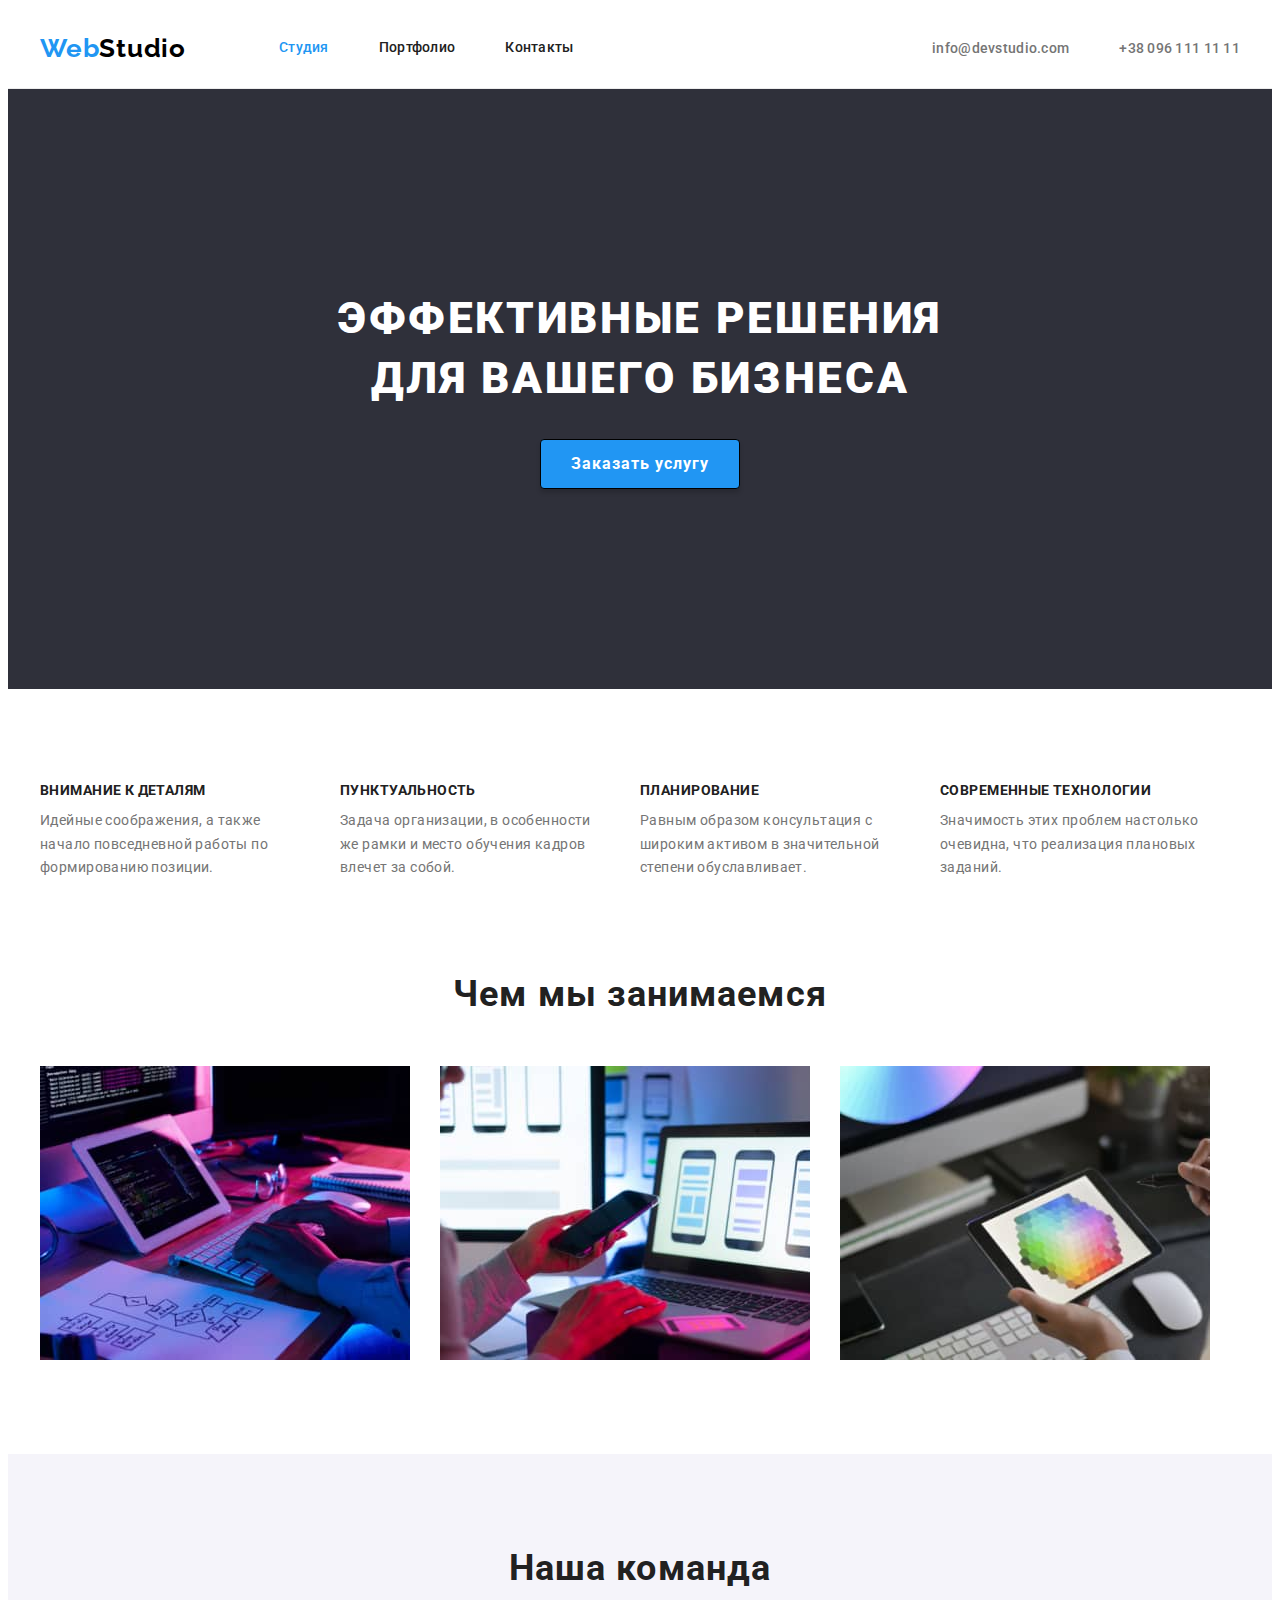
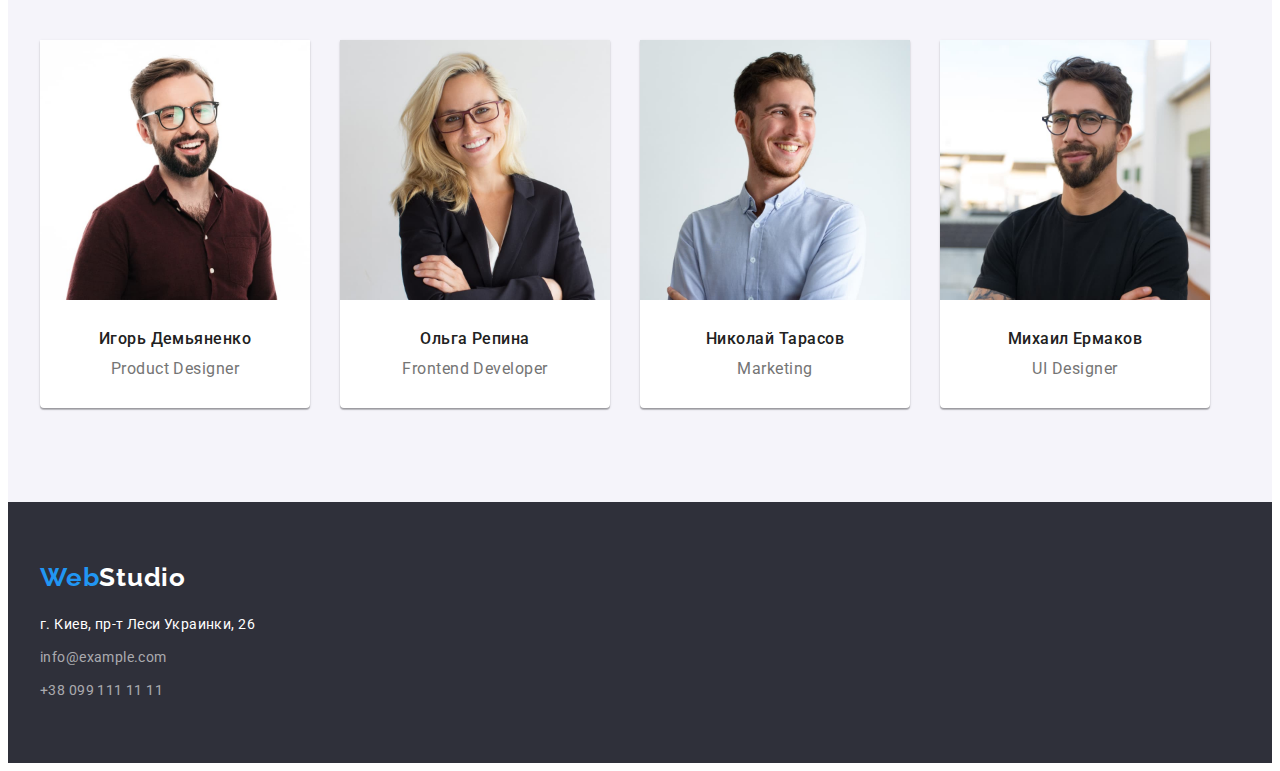
<file: index.html>
<!DOCTYPE html>
<html lang="ru">
<head>
    <meta charset="UTF-8">
    <meta http-equiv="X-UA-Compatible" content="IE=edge">
    <meta name="viewport" content="width=device-width, initial-scale=1.0">
    <title>Web Studio (Version 2.1)</title>
    <link rel="preconnect" href="https://fonts.googleapis.com">
    <link rel="preconnect" href="https://fonts.gstatic.com" crossorigin>
    <link href="https://fonts.googleapis.com/css2?family=Raleway:wght@700&family=Roboto:wght@400;500;700;900&display=swap"
          rel="stylesheet">
    <link rel="stylesheet" href="https://cdnjs.cloudflare.com/ajax/libs/modern-normalize/1.1.0/modern-normalize.min.css"
        integrity="sha512-wpPYUAdjBVSE4KJnH1VR1HeZfpl1ub8YT/NKx4PuQ5NmX2tKuGu6U/JRp5y+Y8XG2tV+wKQpNHVUX03MfMFn9Q=="
        crossorigin="anonymous" referrerpolicy="no-referrer" />
    <link rel="stylesheet" href="./css/styles.css">
</head>
<body>
   <!-- Header -->
    <header class="header">
        <div class="header-container">
            <a class="logo" href="./index.html"><span class="logo-accent">Web</span>Studio</a>
            <nav class="navigation">
                <ul class="navigation-list">
                    <li class="navigation-item"><a class="navigation-link current" href="./index.html ">Студия</a></li>
                    <li class="navigation-item"><a class="navigation-link" href="./portfolio.html">Портфолио</a></li>
                    <li class="navigation-item"><a class="navigation-link" href="./index.html">Контакты</a></li>
                </ul>
            </nav>
            <ul class="contact">
                <li class="contact-item"><a class="contact-link" href="mailto:info@devstudio.com">info@devstudio.com</a></li>
                <li class="contact-item"><a class="contact-link" href="tel:+380961111111">+38 096 111 11 11</a></li>
            </ul>
        </div>
      </header>
    <main>
        <!-- Hero -->
        <section class="hero">
            <div class="hero-container">
                <h1 class="hero-title">Эффективные решения для  вашего бизнеса</h1>
                <button class="hero-btn" type="button">Заказать услугу</button>
            </div>

        </section>
        <!-- Benefits -->
        <section class="benefits">
            <div class="benefits-conteiner">
                <h2 class="benefits-title visually-hidden">Наши преимушества</h2>
                <ul class="benefits-list">
                    <li class="benefits-item">
                        <h3 class="benefits-subtitle">Внимание к деталям</h3>
                        <p class="benefits-text">Идейные соображения, а также начало повседневной работы по формированию позиции.</p>
                    </li>
                    <li class="benefits-item">
                        <h3 class="benefits-subtitle">Пунктуальность</h3>
                        <p class="benefits-text">Задача организации, в особенности же рамки и место обучения кадров влечет за собой.</p>
                    </li>
                    <li class="benefits-item">
                        <h3 class="benefits-subtitle">Планирование</h3>
                        <p class="benefits-text">Равным образом консультация с широким активом в значительной степени обуславливает.</p>
                    </li>
                    <li class="benefits-item">
                        <h3 class="benefits-subtitle">Современные технологии</h3>
                        <p class="benefits-text">Значимость этих проблем настолько очевидна, что реализация плановых заданий.</p>
                    </li>
                </ul>
            </div>
        </section>
        <!-- What we do -->
        <section class="works">
            <div class="work-contanier">
                <h2 class="works-title">Чем мы занимаемся</h2>
                <ul class="works-list">
                    <li class="works-item"><img src="./images/section-work-img-1.jpg" alt="Програмирование" width="370" height="294">
                    </li>
                    <li class="works-item"><img src="./images/section-work-img-2.jpg" alt="Разработка мобильных преложений" width="370"
                            height="294"></li>
                    <li class="works-item"><img src="./images/section-work-img-3.jpg" alt="Веб-дизайн" width="370" height="294"></li>
                </ul>
            </div>
        </section>
        <!-- Our team -->
        <section class="team">
            <div class="team-container">
                <h2 class="team-title">Наша команда</h2>
                <ul class="team-list">
                    <li class="team-item">
                        <img src="./images/section-team-img-1.jpg" alt="Фотография Игоря Демьяненко" width="270" height="260">
                            <div class="team-content">
                                <h3 class="team-subtitle">Игорь Демьяненко</h3>
                                <p class="team-text">Product Designer</p>
                            </div>
                    </li>
                    <li class="team-item">
                        <img src="./images/section-team-img-2.jpg" alt="Фотография Ольги Репиной" width="270" height="260">
                            <div class="team-content">
                                <h3 class="team-subtitle">Ольга Репина</h3>
                                <p class="team-text">Frontend Developer</p>
                            </div>
                    </li>
                    <li class="team-item">
                        <img src="./images/section-team-img-3.jpg" alt="Фотография Николая Тарасова" width="270" height="260">
                            <div class="team-content">
                                <h3 class="team-subtitle">Николай Тарасов</h3>
                                <p class="team-text">Marketing</p>
                        </div>
                    </li>
                    <li class="team-item">
                        <img src="./images/section-team-img-4.jpg" alt="Фотография Михаила Ермакова" width="270" height="260">
                            <div class="team-content">
                                <h3 class="team-subtitle">Михаил Ермаков</h3>
                                <p class="team-text">UI Designer</p>
                            </div>
                    </li>
                </ul>
            </div>
        </section>
    </main>
    <!-- Footer -->
    <footer class="footer">
        <div class="footer-container">
            <a class="logo" href="./index.html"><span class="logo-accent">Web</span>Studio</a>
            <address class="address">
                <ul class="address-list">
                    <li class="address-item"><a class="address-link map" href="https://goo.gl/maps/YhkQZhRq1PfooUT18">г. Киев, пр-т
                            Леси Украинки, 26</a> </li>
                    <li class="address-item"><a class="address-link" href="mailto:info@example.com">info@example.com</a></li>
                    <li class="address-item"><a class="address-link" href="tel:+380991111111">+38 099 111 11 11</a></li>
                </ul>
            </address>
        </div>
    </footer> 
</body>
</html>
</file>
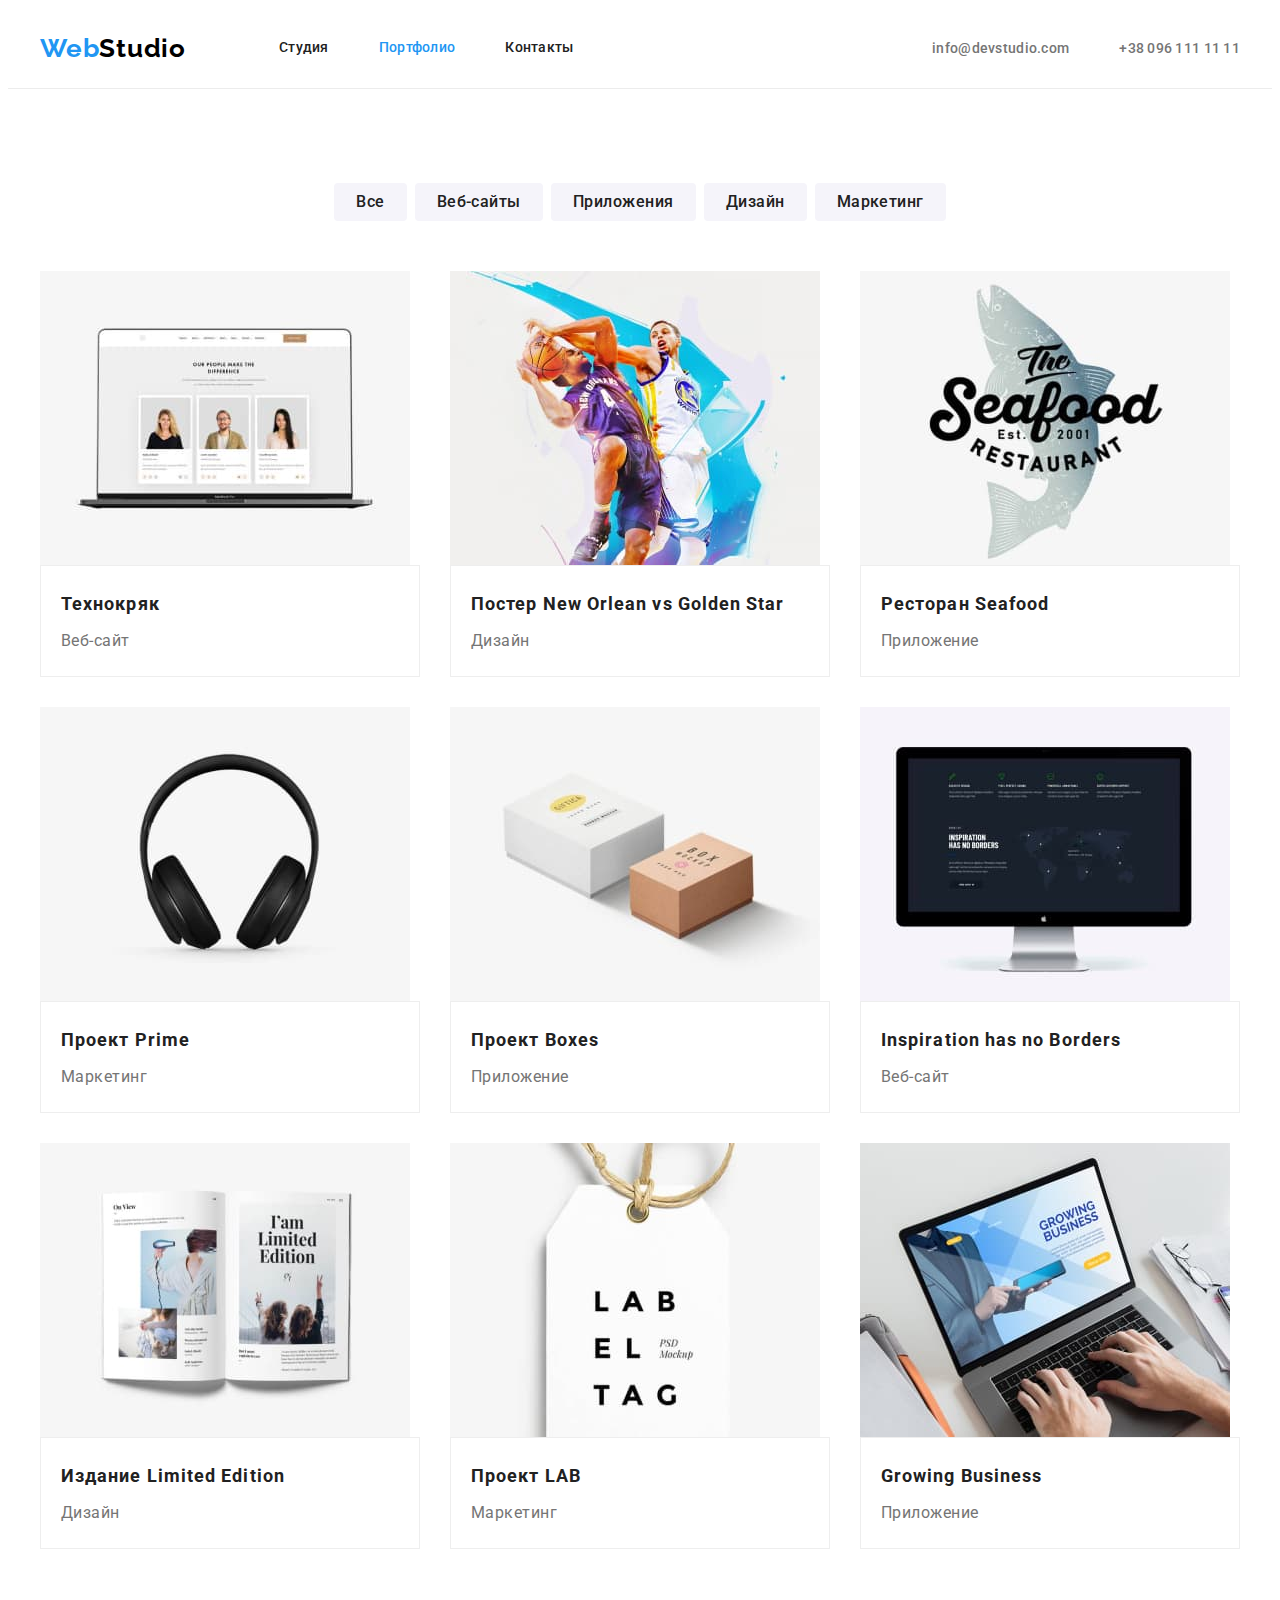
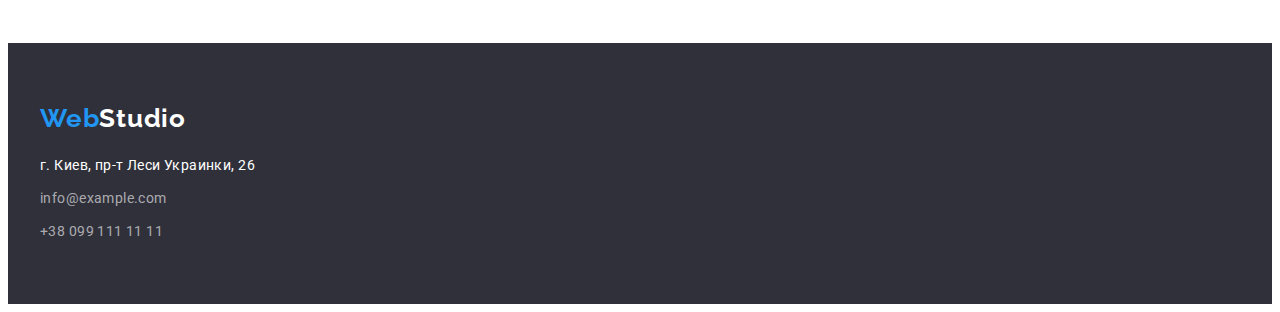
<file: portfolio.html>
<!DOCTYPE html>
<html lang="ru">
<head>
    <meta charset="UTF-8">
    <meta http-equiv="X-UA-Compatible" content="IE=edge">
    <meta name="viewport" content="width=device-width, initial-scale=1.0">
    <title>Web Studio (Version 2.1)</title>
    <link rel="preconnect" href="https://fonts.googleapis.com">
    <link rel="preconnect" href="https://fonts.gstatic.com" crossorigin>
    <link href="https://fonts.googleapis.com/css2?family=Raleway:wght@700&family=Roboto:wght@400;500;700;900&display=swap"
    rel="stylesheet">
    <link rel="stylesheet" href="https://cdnjs.cloudflare.com/ajax/libs/modern-normalize/1.1.0/modern-normalize.min.css"
        integrity="sha512-wpPYUAdjBVSE4KJnH1VR1HeZfpl1ub8YT/NKx4PuQ5NmX2tKuGu6U/JRp5y+Y8XG2tV+wKQpNHVUX03MfMFn9Q=="
        crossorigin="anonymous" referrerpolicy="no-referrer" />
    <link rel="stylesheet" href="./css/styles.css">
</head>

<body>
    <!-- Header -->
<header class="header">
    <div class="header-container">
        <a class="logo" href="./index.html"><span class="logo-accent">Web</span>Studio</a>
        <nav class="navigation">
            <ul class="navigation-list">
                <li class="navigation-item"><a class="navigation-link" href="./index.html ">Студия</a></li>
                <li class="navigation-item"><a class="navigation-link current" href="./portfolio.html">Портфолио</a></li>
                <li class="navigation-item"><a class="navigation-link" href="./index.html">Контакты</a></li>
            </ul>
        </nav>
        <ul class="contact">
            <li class="contact-item"><a class="contact-link" href="mailto:info@devstudio.com">info@devstudio.com</a>
            </li>
            <li class="contact-item"><a class="contact-link" href="tel:+380961111111">+38 096 111 11 11</a></li>
        </ul>
    </div>
</header>
    <main>
        <!-- Portfolio -->
        <section class="portfolio">
            <div class="portfolio-container">
                <!-- Filter -->
                <ul class="portfolio-list">
                    <li class="portfolio-item"><button class="portfolio-btn" type="button">Все</button></li>
                    <li class="portfolio-item"><button class="portfolio-btn" type="button">Веб-сайты</button></li>
                    <li class="portfolio-item"><button class="portfolio-btn" type="button">Приложения</button></li>
                    <li class="portfolio-item"><button class="portfolio-btn" type="button">Дизайн</button></li>
                    <li class="portfolio-item"><button class="portfolio-btn" type="button">Маркетинг</button></li>
                </ul>
            </div>
            <!-- Examples -->
            <div class="examples-container">
                <ul class="examples-list">
                    <li class="examples-item">
                        <a class="examples-link" href="">
                            <img src="./images/portfolio-img-1.jpg" alt="Веб-сайт Технокряк" width="370" height="294">
                            <div class="examples-text-content">
                                <h2 class="examples-title">Технокряк</h2>
                                <p class="examples-text">Веб-сайт</p>
                            </div>
                        </a>
                    </li>
                    <li class="examples-item">
                        <a class="examples-link" href="">
                            <img src="./images/portfolio-img-2.jpg" alt="Постер Нью Орлеан и Голден Стар" width="370" height="294">
                            <div class="examples-text-content">
                                <h2 class="examples-title">Постер New Orlean vs Golden Star</h2>
                                <p class="examples-text">Дизайн</p>
                            </div>
                        </a>
                    </li>
                    <li class="examples-item">
                        <a class="examples-link" href="">
                            <img src="./images/portfolio-img-3.jpg" alt="Ресторан Сифуд" width="370" height="294">
                            <div class="examples-text-content">
                                <h2 class="examples-title">Ресторан Seafood</h2>
                                <p class="examples-text">Приложение</p>
                            </div>
                        </a>
                    </li>
                    <li class="examples-item">
                        <a class="examples-link" href="">
                            <img src="./images/portfolio-img-4.jpg" alt="Проект Прайм" width="370" height="294">
                            <div class="examples-text-content">
                                <h2 class="examples-title">Проект Prime</h2>
                                <p class="examples-text">Маркетинг</p>
                            </div>
                        </a>
                    </li>
                    <li class="examples-item">
                        <a class="examples-link" href="">
                            <img src="./images/portfolio-img-5.jpg" alt="Проект Боксис" width="370" height="294">
                            <div class="examples-text-content">
                                <h2 class="examples-title">Проект Boxes</h2>
                                <p class="examples-text">Приложение</p>
                            </div>
                        </a>
                    </li>
                    <li class="examples-item">
                        <a class="examples-link" href="">
                            <img src="./images/portfolio-img-6.jpg" alt="Инспирейшен хэз но бордерс" width="370" height="294">
                            <div class="examples-text-content">
                                <h2 class="examples-title">Inspiration has no Borders</h2>
                                <p class="examples-text">Веб-сайт</p>
                            </div>
                        </a>
                    </li>
                    <li class="examples-item">
                        <a class="examples-link" href="">
                            <img src="./images/portfolio-img-7.jpg" alt="Издание Лимитед Идишн" width="370" height="294">
                            <div class="examples-text-content">
                                <h2 class="examples-title">Издание Limited Edition</h2>
                                <p class="examples-text">Дизайн</p>
                            </div>
                        </a>
                    </li>
                    <li class="examples-item">
                        <a class="examples-link" href="">
                            <img src="./images/portfolio-img-8.jpg" alt="Проект ЛАБ" width="370" height="294">
                            <div class="examples-text-content">
                                <h2 class="examples-title">Проект LAB</h2>
                                <p class="examples-text">Маркетинг</p>
                            </div>
                        </a>
                    </li>
                    <li class="examples-item">
                        <a class="examples-link" href="">
                            <img src="./images/portfolio-img-9.jpg" alt="Гроувинг Бизнес" width="370" height="294">
                            <div class="examples-text-content">
                                <h2 class="examples-title">Growing Business</h2>
                                <p class="examples-text">Приложение</p>
                            </div>
                        </a>
                    </li>
                </ul>
            </div>
        </section>
    </main>
    <!-- Footer -->
<footer class="footer">
    <div class="footer-container">
        <a class="logo" href="./index.html"><span class="logo-accent">Web</span>Studio</a>
        <address class="address">
            <ul class="address-list">
                <li class="address-item"><a class="address-link map" href="https://goo.gl/maps/YhkQZhRq1PfooUT18">г.
                        Киев, пр-т
                        Леси Украинки, 26</a> </li>
                <li class="address-item"><a class="address-link" href="mailto:info@example.com">info@example.com</a>
                </li>
                <li class="address-item"><a class="address-link" href="tel:+380991111111">+38 099 111 11 11</a></li>
            </ul>
        </address>
    </div>
</footer>
</body>
</html>
</file>
<file: css/styles.css>
/* General styles */
:root {
    --main-text-color: #757575;
    --title-text-color: #212121;
    --white-text-color: #FFFFFF;
    --accent-color: #2196F3;
    --background-gray: #F5F4FA;
    --backgroun-white: #FFFFFF;
    --background-accent: #2F303A;
}

body {
    font-family: 'Roboto', sans-serif;
    color: var(--main-text-color);
    background-color: var(--background-white);
}
img {
    display: block; 
    max-width: 100%; 
    height: auto;
}
.header {
    border-bottom: 1px solid #ECECEC;
}
.header-container {
    display: flex;
    align-items: center;
    width: 1200px;
    margin-left: auto;
    margin-right: auto;
    padding-left: 15px;
    padding-right: 15px;
    }

/* Header */
.logo{
    margin-right: 93px;

    font-family: 'Raleway';
    font-weight: 700;
    font-size: 26px;
    line-height: 1.19;
    letter-spacing: 0.03em;
    color: #000000;
    text-decoration: none;
}

.logo-accent {
    color: var(--accent-color);
    }
.navigation {
    display: flex;
}
.navigation-list {
    display: flex;
    list-style: none;
    margin-top: 0;
    margin-bottom: 0;
    padding-left: 0;
}
.navigation-item {
    margin-right: 50px;
    }   
.navigation-item:last-child {
    margin-right: 0;
}
.navigation-link {
    display: block;
    text-decoration: none;
    font-weight: 500;
    font-size: 14px;
    line-height: 1.14; 
    letter-spacing: 0.02em;
    color: var(--title-text-color);
    padding-top: 32px;
    padding-bottom: 32px;
}
.navigation-link:hover,
.navigation-link:focus
.navigation-link:active{
    color: var(--accent-color);
}
.navigation-link.current{
    color: var(--accent-color);
}
.navigation-container{
    display: flex;
}
.contact{
    list-style: none;
    display: flex;
    margin-top: 0;
    margin-bottom: 0;
    margin-left: auto;
    padding-left: 0;
}
.contact-item + .contact-item {
    margin-left: 50px;
}
.contact-link{
    padding-top: 32px;
    padding-bottom: 32px;
    text-decoration: none;
    font-weight: 500;
    font-size: 14px;
    line-height: 1.14;
    letter-spacing: 0.02em;
    color: var(--main-text-color);
}

.contact-link:hover,
.contact-link:focus,
.contact-link:active{
    color: var(--accent-color);
}
/* Hero */
.hero{
    background-color:var(--background-accent);
    text-align: center;
}
.hero-container {
    width: 1200px;
    padding-top: 200px;
    padding-left: 15px;
    padding-right: 15px;
    padding-bottom: 200px;
    margin-left: auto;
    margin-right: auto;
}
.hero-title{
    margin-top: 0;
    margin-bottom: 30px;
    margin-left: auto;
    margin-right: auto;
    font-weight: 900;
    width: 696px;
    font-size: 44px;
    line-height: 1.36;
    text-align: center;
    letter-spacing: 0.06em;
    text-transform: uppercase;
    color: var(--white-text-color)
}
.hero-btn{
    width: 200px;
    height: 50px;
    font-family: 'Roboto';
    font-weight: 700;
    font-size: 16px;
    line-height: 1.88;
    align-items: center;
    text-align: center;
    letter-spacing: 0.06em;
    border: 1px solid #000000;
    box-sizing: border-box;
    box-shadow: 0px 4px 4px rgba(0, 0, 0, 0.15);
    border-radius: 4px;
    color: var(--white-text-color);
    background-color:var(--accent-color);
    cursor: pointer;
    }
.hero-btn:hover,
.hero-btn:focus{
    background-color: #188CE8;
    border: 1px solid #000000;
    box-sizing: border-box;
    box-shadow: 0px 4px 4px rgba(0, 0, 0, 0.15);
    border-radius: 4px;
}
/* Benefits */
.benefits {
    padding-bottom: 94px;
    padding-top: 94px;
}
.benefits-conteiner{
    width: 1200px;
    padding-left: 15px;
    padding-right: 15px;
    margin-left: auto;
    margin-right: auto;
}

.benefits-title.visually-hidden {
    position: absolute;
    width: 1px;
    height: 1px;
    margin: -1px;
    border: 0;
    padding: 0;
    white-space: nowrap;
    clip-path: inset(100%);
    clip: rect(0 0 0 0);
    overflow: hidden;
}
.benefits-list{
    margin-top: 0;
    margin-bottom: 0;
    padding-left: 0;
    display: flex;
    list-style: none;
}
.benefits-item {
    display: block;
    margin-right: 30px;
    width: 270px;
    }
.benefits-item:last-child{
    margin-right: 0;
}
.benefits-subtitle{
    margin-bottom: 10px;
    margin-top: 0;
    margin-left: 0;
    margin-right: 0;
    font-family: 'Roboto';
    font-weight: 700;
    font-size: 14px;
    line-height: 1.14;
    letter-spacing: 0.03em;
    text-transform: uppercase;
    color: var(--title-text-color);
}
.benefits-text{
    margin-top: 0;
    margin-bottom: 0;
    /* margin-right: 30px; */
    margin-left: 0;
    font-weight: 400;
    font-size: 14px;
    line-height: 1.71;    
    letter-spacing: 0.03em;
}
/* What we do */
.works {
    
    padding-bottom: 94px;
}
.work-contanier{
    width: 1200px;
    padding-left: 15px;
    padding-right: 15px;
    margin-left: auto;
    margin-right: auto;
}
.works-title{
    margin-top: 0;
    margin-bottom: 50px;
    margin-right: 0;
    font-weight: 700;
    font-size: 36px;
    line-height: 1.16;
    text-align: center;
    letter-spacing: 0.03em;
    color: var(--title-text-color);
}
.works-list{
    display: flex;
    margin-top: 0;
    margin-bottom: 0;
    padding-left: 0;
    list-style: none;
    margin-right: 0;
}
.works-item{
    margin-right: 30px;
}
.works-item:last-child{
    margin-right: 0;
}
/* Our team */
.team {
    background-color: var(--background-gray);
    padding-top: 94px;
    padding-bottom: 94px;
}
.team-container{
    width: 1200px;
    padding-left: 15px;
    padding-right: 15px;
    margin-left: auto;
    margin-right: auto;
}
.team-list{
    list-style: none;
    display: flex;
    margin-top: 0;
    margin-bottom: 0;
    padding-left: 0;
}
.team-title {
    margin-top: 0;
    margin-bottom: 50px;
    font-weight: 700;
    font-size: 36px;
    line-height: 1.16;
    text-align: center;
    letter-spacing: 0.03em;
    color: var(--title-text-color);
}
.team-item{
    margin-right: 30px;
    background: var(--backgroun-white);
    box-shadow: 0px 1px 3px rgba(0, 0, 0, 0.12),
    0px 1px 1px rgba(0, 0, 0, 0.14),
    0px 2px 1px rgba(0, 0, 0, 0.2);
    border-radius: 0px 0px 4px 4px;
}
.team-item:last-child{
    margin-right: 0;
}
.team-content {
    padding-top: 30px;
    padding-bottom: 30px;
}
.team-subtitle{
    margin-top: 0;
    margin-bottom: 10px;
    margin-left: auto;
    margin-right: auto;
    font-weight: 500;
    font-size: 16px;
    line-height: 1.18;
    letter-spacing: 0.03em;
    text-align: center;
    color: var(--title-text-color);
}
.team-text{
    margin-top: 0;
    margin-bottom: 0;
    text-align: center;
    font-weight: 400;
    font-size: 16px;
    line-height: 1.19;
    letter-spacing: 0.03em;
}

/* Footer */
.footer{
    background-color: var(--background-accent);
    padding-top: 60px;
    padding-bottom: 60px;
}
.footer-container {
    width: 1200px;
    padding-left: 15px;
    padding-right: 15px;
    margin-left: auto;
    margin-right: auto;
}
.footer-container .logo{
    margin-right: 0;
    margin-bottom: 20px;
    color: var(--white-text-color);
}
.address-item{
    margin-bottom: 9px;
}
.address-item:last-child{
    margin-bottom: 0;
}
.address-list{
    margin-top: 20px;
    margin-bottom: 0;
    padding-left: 0;
    list-style: none;

}
.address-link.map{
    color: var(--white-text-color);
}
.address-link{
    font-style: normal;
    text-decoration: none;
    font-weight: 400;
    font-size: 14px;
    line-height: 1.71;
    letter-spacing: 0.03em;
    color: rgba(255, 255, 255, 0.6);
}
.address-link:hover,
.address-link:focus{
    color: var(--accent-color);
}
/* Portfolio */
.portfolio {
    padding-top: 94px;
    padding-bottom: 94px;
}
.portfolio-container{
    width: 1200px;
    padding-left: 15px;
    padding-right: 15px;
    margin-left: auto;
    margin-right: auto;
    margin-bottom: 50px;
}
.portfolio-list{
    margin-top: 0;
    margin-bottom: 0;
    padding-left: 0;
    display: flex;
    list-style: none;
    justify-content: center;
}
.portfolio-item{
    margin-right: 8px;
}
.portfolio-item:last-child{
    margin-right: 0;
}
.portfolio-btn{
    background: var(--background-gray);
    box-sizing: border-box;
    height: 38px;
    padding: 6px 22px;
    border-radius: 4px;
    font-family: 'Roboto';
    font-style: normal;
    font-weight: 500;
    font-size: 16px;
    line-height: 1.62;
    letter-spacing: 0.03em;
    color: var(--title-text-color);
    cursor: pointer;
    border: none;
}
.portfolio-btn:hover,
.portfolio-btn:focus,
.portfolio-btn:active{
    background-color: var(--accent-color);
    color: var(--white-text-color);
    box-shadow: 0px 4px 4px rgba(0, 0, 0, 0.25);
}
/* Examples */
.examples-container{
    display: flex;
    width: 1200px;
    padding-left: 15px;
    padding-right: 15px;
    /* padding-top: 60px;
    padding-bottom: 60px; */
    margin-left: auto;
    margin-right: auto;
}
.examples-list{
    display: flex;
    flex-wrap: wrap;
    margin: 0;
    padding: 0;
    list-style: none;
    margin-top: -30px;
    margin-left: -30px;
}
.examples-item{
    flex-basis: calc(100% / 3 - 30px);
    background: var(--backgroun-white);
    margin-top: 30px;
    margin-left: 30px;


}
.examples-link{
    text-decoration: none;
}
.examples-link img{
    display: block;
}
.examples-text-content {
    padding: 20px;
    border: 1px solid #EEEEEE;
}
.examples-title{
    margin-top: 0;
    margin-bottom: 4px;
    font-family: 'Roboto';
    font-weight: 700;
    font-size: 18px;
    line-height: 2;
     letter-spacing: 0.06em;
    color: var(--title-text-color);
}
.examples-text{
    margin-top: 0;
    margin-bottom: 0;
    font-family: 'Roboto';
    font-style: normal;
    font-weight: 400;
    font-size: 16px;
    line-height: 1.88;
    letter-spacing: 0.03em;
    color: var(--main-text-color);
}
</file>
